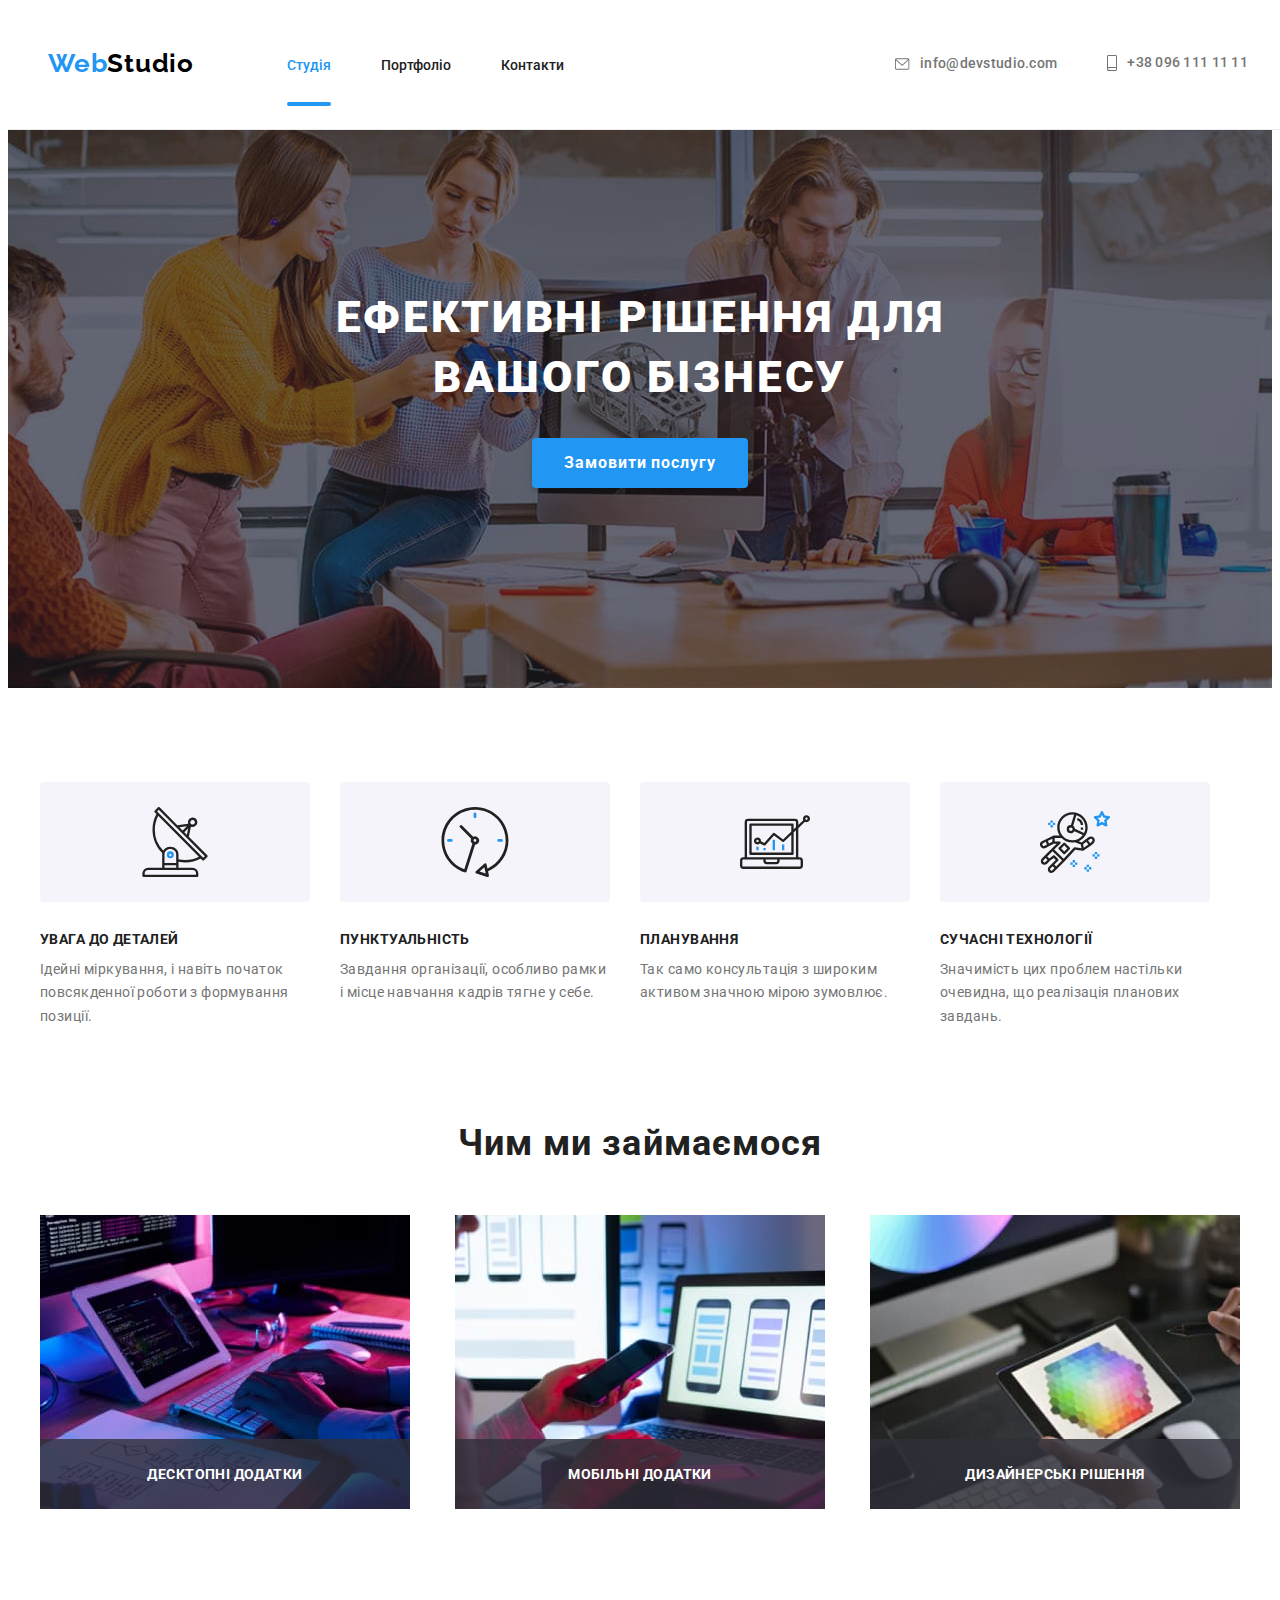
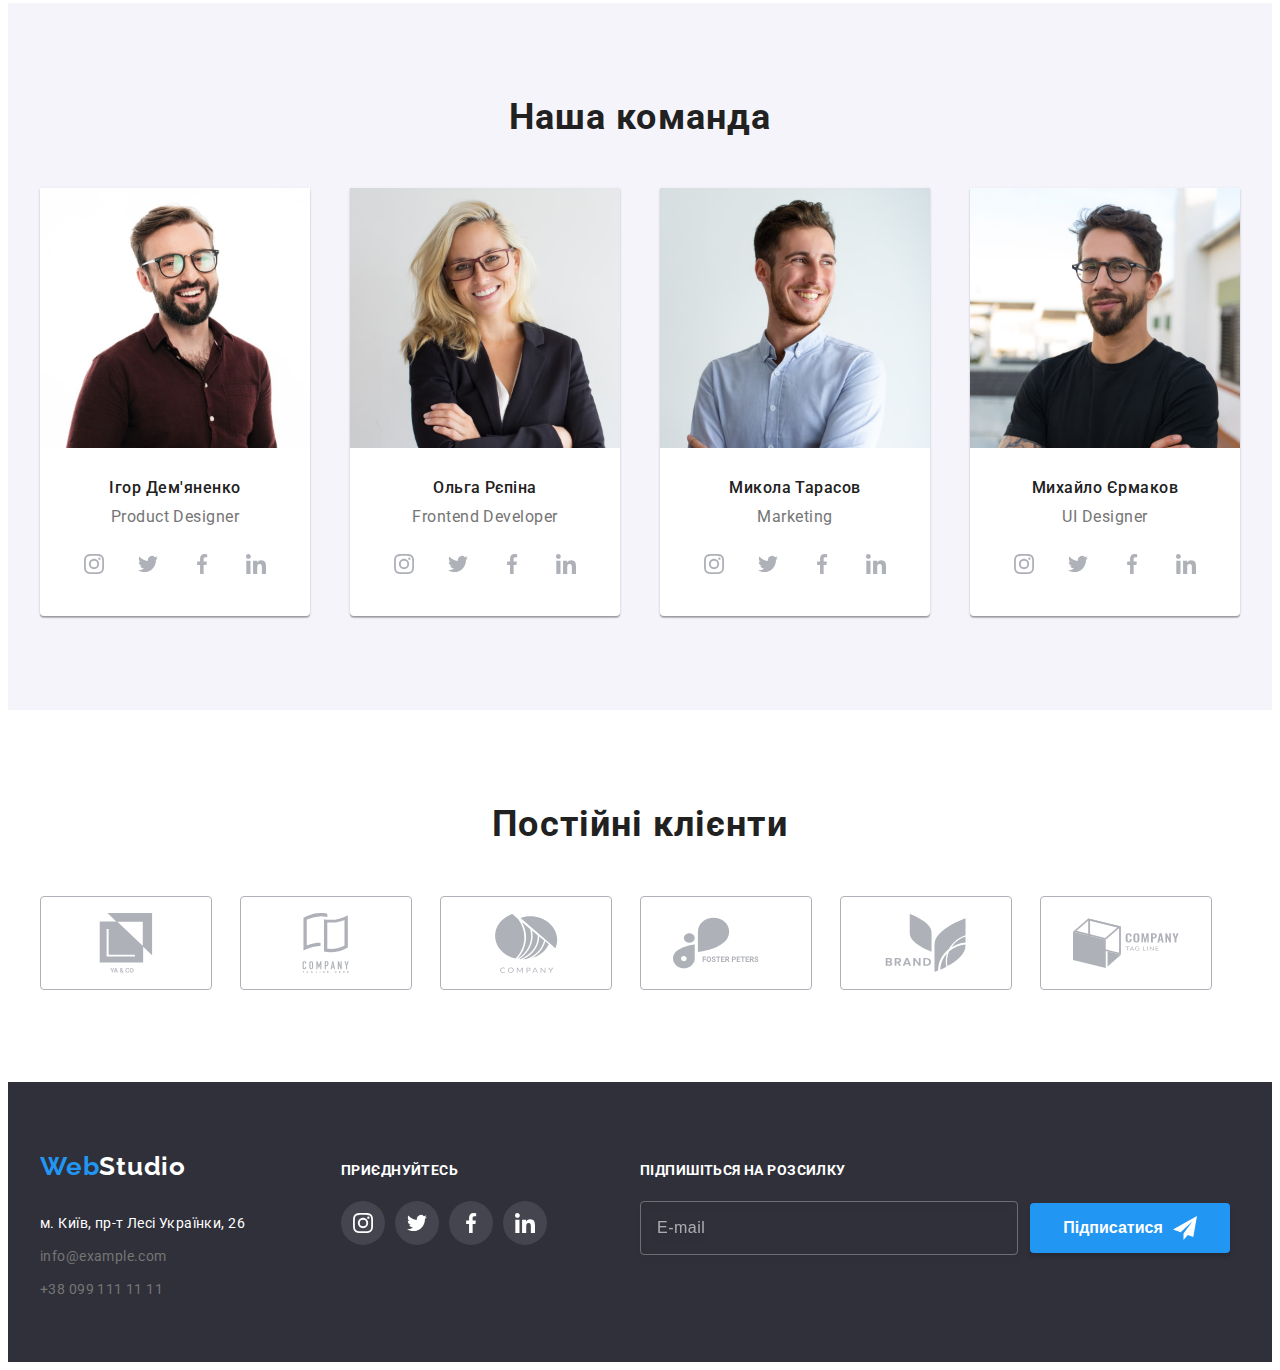
<file: index.html>
<!DOCTYPE html>
<html lang="uk">
  <head>
    <meta charset="UTF-8" />
    <meta http-equiv="X-UA-Compatible" content="IE=edge" />
    <meta name="viewport" content="width=device-width, initial-scale=1.0" />
    <title>Студія</title>
    <link rel="preconnect" href="https://fonts.googleapis.com" />
    <link rel="preconnect" href="https://fonts.gstatic.com" crossorigin />
    <link
      href="https://fonts.googleapis.com/css2?family=Raleway:wght@700&family=Roboto:wght@400;500;700;900&display=swap"
      rel="stylesheet"
    />
    <link
      rel="stylesheet"
      href="https://cdnjs.cloudflare.com/ajax/libs/modern-normalize/1.1.0/modern-normalize.min.css"
      integrity="sha512-wpPYUAdjBVSE4KJnH1VR1HeZfpl1ub8YT/NKx4PuQ5NmX2tKuGu6U/JRp5y+Y8XG2tV+wKQpNHVUX03MfMFn9Q=="
      crossorigin="anonymous"
      referrerpolicy="no-referrer"
    />
    <link href="./css/style.css" rel="stylesheet" />
  </head>
  <body>
    <header class="page-header">
      <div class="container flex-header">
        <nav class="nav">
          <a class="logo" href="./index.html"
            ><span class="web">Web</span>Studio</a
          >
          <ul class="nav-page list">
            <li class="nav-item">
              <a href="./index.html" class="nav-link current">Студія</a>
            </li>
            <li class="nav-item">
              <a href="./portfolio.html" class="nav-link">Портфоліо</a>
            </li>
            <li class="nav-item">
              <a href="./contacts.html" class="nav-link">Контакти</a>
            </li>
          </ul>
        </nav>
        <ul class="contact-header list">
          <li class="contact-item">
            <a
              href="mailto:info@devstudio.com"
              class="contact-header-link email"
            >
              <svg class="icon-contact" width="15.2" height="12px">
                <use href="./images/icons.svg#icon-envelope"></use>
              </svg>
              info@devstudio.com</a
            >
          </li>
          <li class="contact-item">
            <a href="tel:+380961111111" class="contact-header-link tel">
              <svg class="icon-contact" width="10px" height="16px">
                <use href="./images/icons.svg#icon-smartphone"></use>
              </svg>
              +38 096 111 11 11</a
            >
          </li>
        </ul>
      </div>
    </header>
    <!--Main-->
    <main>
      <section class="hero-section">
        <h1 class="hero-title">Ефективні рішення для вашого бізнесу</h1>
        <button type="button" class="btn" data-open-modal="">
          Замовити послугу
        </button>
      </section>
      <section class="section">
        <div class="container">
          <h2 class="visually-hidden">Особливості</h2>
          <ul class="flex-features list">
            <li class="item-features">
              <div class="icon-container">
                <svg class="icon-features" width="70px" height="70px">
                  <use href="./images/icons.svg#icon-antenna"></use>
                </svg>
              </div>
              <h3 class="subtitle">УВАГА ДО ДЕТАЛЕЙ</h3>
              <p class="descript">
                Ідейні міркування, і навіть початок повсякденної роботи з
                формування позиції.
              </p>
            </li>
            <li class="item-features">
              <div class="icon-container">
                <svg class="icon-features" width="70px" height="70px">
                  <use href="./images/icons.svg#icon-clock"></use>
                </svg>
              </div>
              <h3 class="subtitle">ПУНКТУАЛЬНІСТЬ</h3>
              <p class="descript">
                Завдання організації, особливо рамки і місце навчання кадрів
                тягне у себе.
              </p>
            </li>
            <li class="item-features">
              <div class="icon-container">
                <svg class="icon-features" width="70px" height="70px">
                  <use href="./images/icons.svg#icon-diagram"></use>
                </svg>
              </div>
              <h3 class="subtitle">ПЛАНУВАННЯ</h3>
              <p class="descript">
                Так само консультація з широким активом значною мірою зумовлює.
              </p>
            </li>
            <li class="item-features">
              <div class="icon-container">
                <svg class="icon-features" width="70px" height="70px">
                  <use href="./images/icons.svg#icon-astronaut"></use>
                </svg>
              </div>
              <h3 class="subtitle">СУЧАСНІ ТЕХНОЛОГІЇ</h3>
              <p class="descript">
                Значимість цих проблем настільки очевидна, що реалізація
                планових завдань.
              </p>
            </li>
          </ul>
        </div>
      </section>
      <section class="section work">
        <div class="container">
          <h2 class="title-work">Чим ми займаємося</h2>
          <ul class="flex-work">
            <li class="list">
              <div class="tumb">
                <img
                  src="./images/work/left.jpg"
                  alt="Робота за двома комп'ютерамии,один має великий єкран,а другий(планшет)лежить знизу,поряд клавіатура та вимкнений монітор ще одного комп'ютера"
                  width="370"
                  height="294"
                />
                <p class="work-label">Десктопні додатки</p>
              </div>
            </li>
            <li class="list">
              <div class="tumb">
                <img
                  src="./images/work/centr.jpg"
                  alt="Частково видно жінку, яка працює за ноутбуком, тримаючи в лівій руці смартфон.Зліва від неї знаходиться велий єкран для презентацій, на ньому зображено три єкрани смартфонів"
                  width="370"
                  height="294"
                />
                <p class="work-label">Мобільні додатки</p>
              </div>
            </li>
            <li class="list">
              <div class="tumb">
                <img
                  src="./images/work/right.jpg"
                  alt="Людина тримає у руках планшет, на ньму зображена палітра кольорів,у правій руці олівець дя пленшету"
                  width="370"
                  height="294"
                />
                <p class="work-label">Дизайнерські рішення</p>
              </div>
            </li>
          </ul>
        </div>
      </section>
      <section class="section team">
        <h2 class="title-team">Наша команда</h2>
        <div class="container">
          <ul class="flex-team">
            <li class="team-card list">
              <img
                src="./images/team/igor.jpg"
                alt="Чоловік років 30-35, темне волосся, борода, в окулярах,посміхається,одягнений в коричневу сорочку"
                width="270"
              />
              <div class="team-cont">
                <h3 class="name">Ігор Дем'яненко</h3>
                <p class="prof" lang="en">Product Designer</p>
                <ul class="network list">
                  <li>
                    <a
                      class="icon-network-link"
                      href="https://www.instagram.com/"
                      target="_blank"
                      rel="noopener nofollow noreferrer"
                    >
                      <svg class="icon-network" width="20px" height="20px">
                        <use href="./images/icons.svg#icon-instagram"></use>
                      </svg>
                    </a>
                  </li>
                  <li>
                    <a
                      class="icon-network-link"
                      href="https://twitter.com"
                      target="_blank"
                      rel="noopener nofollow noreferrer"
                    >
                      <svg class="icon-network" width="20px" height="20px">
                        <use href="./images/icons.svg#icon-twitter"></use>
                      </svg>
                    </a>
                  </li>
                  <li>
                    <a
                      class="icon-network-link"
                      href="https://www.facebook.com/"
                      target="_blank"
                      rel="noopener nofollow noreferrer"
                    >
                      <svg class="icon-network" width="20px" height="20px">
                        <use href="./images/icons.svg#icon-facebook"></use>
                      </svg>
                    </a>
                  </li>
                  <li>
                    <a
                      class="icon-network-link"
                      href="https://www.linkedin.com/"
                      target="_blank"
                      rel="noopener nofollow noreferrer"
                    >
                      <svg class="icon-network" width="20px" height="20px">
                        <use href="./images/icons.svg#icon-linkedin"></use>
                      </svg>
                    </a>
                  </li>
                </ul>
              </div>
            </li>
            <li class="team-card list">
              <img
                src="./images/team/olga.jpg"
                alt="Жінка,років 25-30,блондинка,довге волосся,в окулярах, одягнута в чорний піджак та білу сорочку"
                width="270"
              />
              <div class="team-cont">
                <h3 class="name">Ольга Рєпіна</h3>
                <p class="prof" lang="en">Frontend Developer</p>
                <ul class="network list">
                  <li>
                    <a
                      class="icon-network-link"
                      href="https://www.instagram.com/"
                      target="_blank"
                      rel="noopener nofollow noreferrer"
                    >
                      <svg class="icon-network" width="20px" height="20px">
                        <use href="./images/icons.svg#icon-instagram"></use>
                      </svg>
                    </a>
                  </li>
                  <li>
                    <a
                      class="icon-network-link"
                      href="https://twitter.com"
                      target="_blank"
                      rel="noopener nofollow noreferrer"
                    >
                      <svg class="icon-network" width="20px" height="20px">
                        <use href="./images/icons.svg#icon-twitter"></use>
                      </svg>
                    </a>
                  </li>
                  <li>
                    <a
                      class="icon-network-link"
                      href="https://www.facebook.com/"
                      target="_blank"
                      rel="noopener nofollow noreferrer"
                    >
                      <svg class="icon-network" width="20px" height="20px">
                        <use href="./images/icons.svg#icon-facebook"></use>
                      </svg>
                    </a>
                  </li>
                  <li>
                    <a
                      class="icon-network-link"
                      href="https://www.linkedin.com/"
                      target="_blank"
                      rel="noopener nofollow noreferrer"
                    >
                      <svg class="icon-network" width="20px" height="20px">
                        <use href="./images/icons.svg#icon-linkedin"></use>
                      </svg>
                    </a>
                  </li>
                </ul>
              </div>
            </li>
            <li class="team-card list">
              <img
                src="./images/team/mikola.jpg"
                alt="Чоловік,років 25-30,темне коротке волосся,одягнений у світлу сорочку"
                width="270"
              />
              <div class="team-cont">
                <h3 class="name">Микола Тарасов</h3>
                <p class="prof" lang="en">Marketing</p>
                <ul class="network list">
                  <li>
                    <a
                      class="icon-network-link"
                      href="https://www.instagram.com/"
                      target="_blank"
                      rel="noopener nofollow noreferrer"
                    >
                      <svg class="icon-network" width="20px" height="20px">
                        <use href="./images/icons.svg#icon-instagram"></use>
                      </svg>
                    </a>
                  </li>
                  <li>
                    <a
                      class="icon-network-link"
                      href="https://twitter.com"
                      target="_blank"
                      rel="noopener nofollow noreferrer"
                    >
                      <svg class="icon-network" width="20px" height="20px">
                        <use href="./images/icons.svg#icon-twitter"></use>
                      </svg>
                    </a>
                  </li>
                  <li>
                    <a
                      class="icon-network-link"
                      href="https://www.facebook.com/"
                      target="_blank"
                      rel="noopener nofollow noreferrer"
                    >
                      <svg class="icon-network" width="20px" height="20px">
                        <use href="./images/icons.svg#icon-facebook"></use>
                      </svg>
                    </a>
                  </li>
                  <li>
                    <a
                      class="icon-network-link"
                      href="https://www.linkedin.com/"
                      target="_blank"
                      rel="noopener nofollow noreferrer"
                    >
                      <svg class="icon-network" width="20px" height="20px">
                        <use href="./images/icons.svg#icon-linkedin"></use>
                      </svg>
                    </a>
                  </li>
                </ul>
              </div>
            </li>
            <li class="team-card list">
              <img
                src="./images/team/michael.jpg"
                alt="Чоловік,років 30, одягнений у чорну футболку,в окулярах"
                width="270"
              />
              <div class="team-cont">
                <h3 class="name">Михайло Єрмаков</h3>
                <p class="prof" lang="en">UI Designer</p>
                <ul class="network list">
                  <li>
                    <a
                      class="icon-network-link"
                      href="https://www.instagram.com/"
                      target="_blank"
                      rel="noopener nofollow noreferrer"
                    >
                      <svg class="icon-network" width="20px" height="20px">
                        <use href="./images/icons.svg#icon-instagram"></use>
                      </svg>
                    </a>
                  </li>
                  <li>
                    <a
                      class="icon-network-link"
                      href="https://twitter.com"
                      target="_blank"
                      rel="noopener nofollow noreferrer"
                    >
                      <svg class="icon-network" width="20px" height="20px">
                        <use href="./images/icons.svg#icon-twitter"></use>
                      </svg>
                    </a>
                  </li>
                  <li>
                    <a
                      class="icon-network-link"
                      href="https://www.facebook.com/"
                      target="_blank"
                      rel="noopener nofollow noreferrer"
                    >
                      <svg class="icon-network" width="20px" height="20px">
                        <use href="./images/icons.svg#icon-facebook"></use>
                      </svg>
                    </a>
                  </li>
                  <li>
                    <a
                      class="icon-network-link"
                      href="https://www.linkedin.com/"
                      target="_blank"
                      rel="noopener nofollow noreferrer"
                    >
                      <svg class="icon-network" width="20px" height="20px">
                        <use href="./images/icons.svg#icon-linkedin"></use>
                      </svg>
                    </a>
                  </li>
                </ul>
              </div>
            </li>
          </ul>
        </div>
      </section>
      <section class="section">
        <div class="container">
          <h2 class="title-client">Постійні клієнти</h2>
          <ul class="clients list">
            <li class="icon-client-item">
              <a
                href=""
                class="icon-client-link"
                target="_blank"
                rel="noopener noreferrer nofollow"
              >
                <svg class="icon-client" width="106" height="60">
                  <use href="./images/icons.svg#icon-YACO"></use>
                </svg>
              </a>
            </li>
            <li class="icon-client-item">
              <a
                href=""
                class="icon-client-link"
                target="_blank"
                rel="noopener noreferrer nofollow"
              >
                <svg class="icon-client" width="106" height="60">
                  <use
                    href="./images/icons.svg#icon-company-tagline-here"
                  ></use>
                </svg>
              </a>
            </li>
            <li class="icon-client-item">
              <a
                href=""
                class="icon-client-link"
                target="_blank"
                rel="noopener noreferrer nofollow"
              >
                <svg class="icon-client" width="106" height="60">
                  <use href="./images/icons.svg#icon-company"></use>
                </svg>
              </a>
            </li>
            <li class="icon-client-item">
              <a
                href=""
                class="icon-client-link"
                target="_blank"
                rel="noopener noreferrer nofollow"
              >
                <svg class="icon-client" width="106" height="60">
                  <use href="./images/icons.svg#icon-foster-peters"></use>
                </svg>
              </a>
            </li>
            <li class="icon-client-item">
              <a
                href=""
                class="icon-client-link"
                target="_blank"
                rel="noopener noreferrer nofollow"
              >
                <svg class="icon-client" width="106" height="60">
                  <use href="./images/icons.svg#icon-brand"></use>
                </svg>
              </a>
            </li>
            <li class="icon-client-item">
              <a
                href=""
                class="icon-client-link"
                target="_blank"
                rel="noopener noreferrer nofollow"
              >
                <svg class="icon-client" width="106" height="60">
                  <use href="./images/icons.svg#icon-tag-line"></use>
                </svg>
              </a>
            </li>
          </ul>
        </div>
      </section>
    </main>
    <!--Footer-->
    <footer class="footer">
      <div class="container flex-footer">
        <div class="address-box">
          <a class="logo white" href="./index.html"
            ><span class="web">Web</span>Studio</a
          >
          <address class="address">
            <ul class="contact-footer list">
              <li>
                <a
                  href="https://goo.gl/maps/6nsa5F7GKTP2XK6V9"
                  class="contact-footer-link map-link"
                  target="_blank"
                  rel="noopener noreferrer"
                >
                  м. Київ, пр-т Лесі Українки, 26</a
                >
              </li>
              <li class="footer-email-item">
                <a href="mailto:info@example.com" class="contact-footer-link"
                  >info@example.com</a
                >
              </li>
              <li class="footer-tel-item">
                <a href="tel:+380991111111" class="contact-footer-link"
                  >+38 099 111 11 11</a
                >
              </li>
            </ul>
          </address>
        </div>
        <div class="social-box">
          <h2 class="title-social">приєднуйтесь</h2>
          <ul class="social list">
            <li class="social-item">
              <a
                class="social-link"
                href="https://www.instagram.com/"
                target="_blank"
                rel="noopener nofollow noreferrer"
              >
                <svg class="icon-social" width="20px" height="20px">
                  <use href="./images/icons.svg#icon-instagram"></use>
                </svg>
              </a>
            </li>
            <li class="social-item">
              <a
                class="social-link"
                href="https://twitter.com"
                target="_blank"
                rel="noopener nofollow noreferrer"
              >
                <svg class="icon-social" width="20px" height="20px">
                  <use href="./images/icons.svg#icon-twitter"></use>
                </svg>
              </a>
            </li>
            <li class="social-item">
              <a
                class="social-link"
                href="https://www.facebook.com/"
                target="_blank"
                rel="noopener nofollow noreferrer"
              >
                <svg class="icon-social" width="20px" height="20px">
                  <use href="./images/icons.svg#icon-facebook"></use>
                </svg>
              </a>
            </li>
            <li class="social-item">
              <a
                class="social-link"
                href="https://www.linkedin.com/"
                target="_blank"
                rel="noopener nofollow noreferrer"
              >
                <svg class="icon-social" width="20px" height="20px">
                  <use href="./images/icons.svg#icon-linkedin"></use>
                </svg>
              </a>
            </li>
          </ul>
        </div>
        <div class="subscribe-box">
          <h2 class="title-subscribe">Підпишіться на розсилку</h2>
          <form class="form-footer js-speaker-form">
            <div class="field-footer">
              <input 
                type="email"
                name="email"
                placeholder="E-mail"
                required
                class="subscribe-email"
                autocomplete="off"
              />
            </div>
            <button class="btn-subscribe">
              Підписатися
              <svg class="icon-subscribe" width="24px" height="24px">
                <use href="./images/icons.svg#icon-telegram"></use>
              </svg>
            </button>
          </form>
        </div>
      </div>
    </footer>
    <div class="backdrop is-hidden" data-backdrop>
      <div class="modal">
        <button type="button" class="modal-close" data-close-modal>
          <svg class="icon-close" width="11" height="11">
            <use href="./images/icons.svg#icon-close"></use>
          </svg>
        </button>
        <h2 class="title-modal">Залиште свої дані, ми вам передзвонимо</h2>
        <form class="form-modal js-speaker-form" autocomplete="off">
          <ul class="form-fieldset list">
            <li class="form-field">
              <label for="name" class="form-label">Ім'я</label>
              <div class="icon-position">
                <input
                  type="text"
                  name="user-name"
                  id="name"
                  class="form-input"
                  required
                />
                <svg class="icon-form" width="18px" height="18px">
                  <use href="./images/icons.svg#icon-person"></use>
                </svg>
              </div>
            </li>
            <li class="form-field">
              <label for="tel" class="form-label">Телефон</label>
              <div class="icon-position">
                <input
                  type="tel"
                  name="user-tel"
                  id="tel"
                  class="form-input"
                  required
                />
                <svg class="icon-form" width="18px" height="18px">
                  <use href="./images/icons.svg#icon-tel"></use>
                </svg>
              </div>
            </li>
            <li class="form-field">
              <label for="user-email" class="form-label">Пошта</label>
              <div class="icon-position">
                <input
                  type="email"
                  name="user-email"
                  id="user-email"
                  class="form-input"
                  required
                />
                <svg class="icon-form" width="18px" height="18px">
                  <use href="./images/icons.svg#icon-convert"></use>
                </svg>
              </div>
            </li>
            <li class="form-field">
              <label for="comment" class="form-label">Коментар</label>
              <textarea
                name="user-comment"
                id="comment"
                class="form-textarea"
                placeholder="Введіть текст"
              ></textarea>
            </li>
          </ul>
          <div class="form-checkbox">
            <label class="label-checkbox">
              <input
                class="input-checkbox"
                type="checkbox"
                name="user-agree"
                value="true"
                required
              />
              <svg class="icon-checkbox" width="15px" height="15px">
                <use href="./images/icons.svg#icon-check"></use>
              </svg>
              Погоджуюся з розсилкою та приймаю
            </label>
            <a
              href="/"
              class="label-link"
              target="_blank"
              rel="noopener nofollow"
              >Умови договору</a
            >
          </div>
          <button type="submit" class="btn-send">Відправити</button>
        </form>
      </div>
    </div>

    <script src="./js/modal.js"></script>
    <script>
      (() => {
        document
          .querySelector(".js-speaker-form")
          .addEventListener("submit", (e) => {
            e.preventDefault();

            new FormData(e.currentTarget).forEach((value, name) =>
              console.log(`${name}: ${value}`)
            );
          });
      })();
    </script>
  </body>
</html>
<!-- <svg class="icon-check" width="16px" height="15px">
                <use href="./images/icons.svg#icon-check"></use>
              </svg> -->
</file>
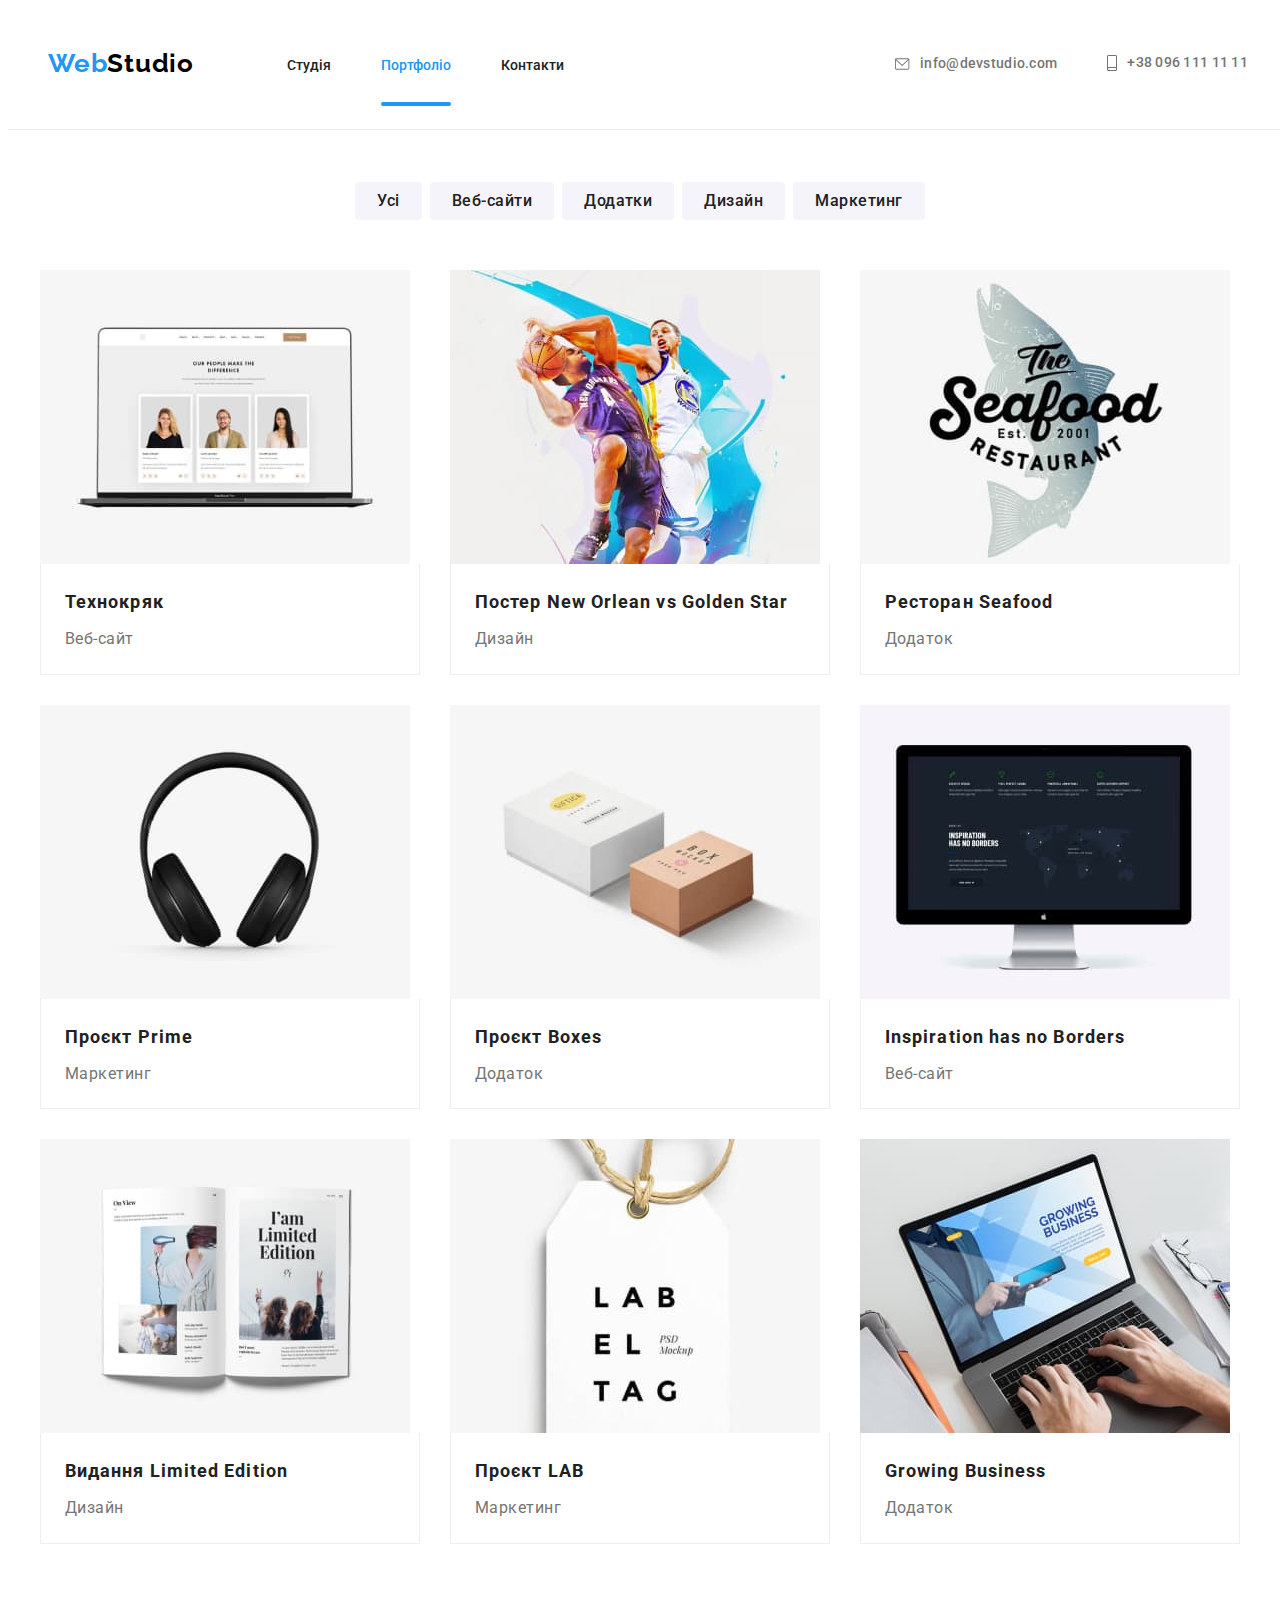
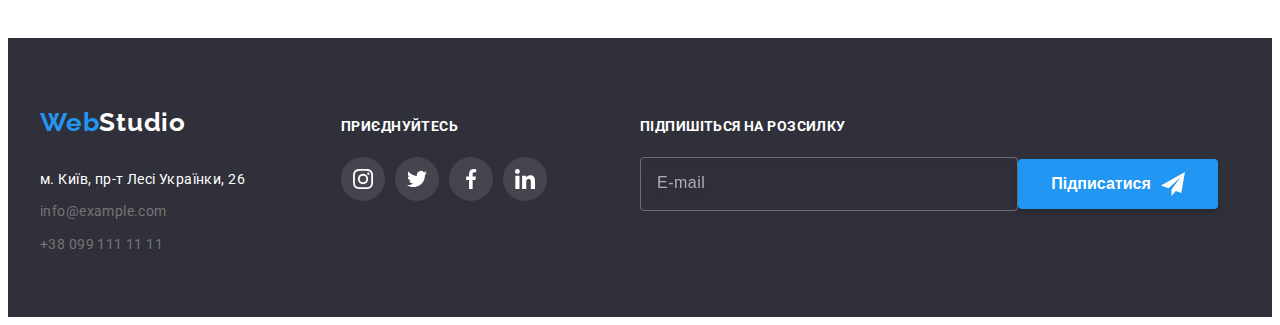
<file: portfolio.html>
<!DOCTYPE html>
<html lang="uk">
  <head>
    <meta charset="UTF-8" />
    <meta http-equiv="X-UA-Compatible" content="IE=edge" />
    <meta name="viewport" content="width=device-width, initial-scale=1.0" />
    <title>Портфоліо</title>
    <link rel="preconnect" href="https://fonts.googleapis.com" />
    <link rel="preconnect" href="https://fonts.gstatic.com" crossorigin />
    <link
      href="https://fonts.googleapis.com/css2?family=Raleway:wght@700&family=Roboto:wght@400;500;700;900&display=swap"
      rel="stylesheet"
    />
    <link
      rel="stylesheet"
      href="https://cdnjs.cloudflare.com/ajax/libs/modern-normalize/1.1.0/modern-normalize.min.css"
      integrity="sha512-wpPYUAdjBVSE4KJnH1VR1HeZfpl1ub8YT/NKx4PuQ5NmX2tKuGu6U/JRp5y+Y8XG2tV+wKQpNHVUX03MfMFn9Q=="
      crossorigin="anonymous"
      referrerpolicy="no-referrer"
    />
    <link href="./css/style.css" rel="stylesheet" />
  </head>
  <body>
    <header class="page-header">
      <div class="container flex-header">
        <nav class="nav">
          <a class="logo" href="./index.html"><span class="web">Web</span>Studio</a>
          <ul class="nav-page list">
            <li class="nav-item">
              <a href="./index.html" class="nav-link ">Студія</a>
            </li>
            <li class="nav-item">
              <a href="./portfolio.html" class="nav-link current">Портфоліо</a>
            </li>
            <li class="nav-item">
              <a href="./contacts.html" class="nav-link">Контакти</a>
            </li>
          </ul>
        </nav>
        <ul class="contact-header list">
          <li class="contact-item">
            <a href="mailto:info@devstudio.com" class="contact-header-link email">
              <svg class="icon-contact" width="15.2" height="12px">
                <use href="./images/icons.svg#icon-envelope"></use>
              </svg>
              info@devstudio.com</a>
          </li>
          <li class="contact-item">
            <a href="tel:+380961111111" class="contact-header-link tel">
              <svg class="icon-contact" width="10px" height="16px">
                <use href="./images/icons.svg#icon-smartphone"></use>
              </svg>
              +38 096 111 11 11</a>
          </li>
        </ul>
      </div>
    </header>
    <!--Main-->
    <main>
      <section class="section">
        <div class="container">
          <h1 class="visually-hidden">Projects</h1>
          <ul class="filter list">
            <li class="filter-item">
              <button type="button" class="filter-btn">Усі</button>
            </li>
            <li class="filter-item">
              <button type="button" class="filter-btn">Веб-сайти</button>
            </li>
            <li class="filter-item">
              <button type="button" class="filter-btn">Додатки</button>
            </li>
            <li class="filter-item">
              <button type="button" class="filter-btn">Дизайн</button>
            </li>
            <li class="filter-item">
              <button type="button" class="filter-btn">Маркетинг</button>
            </li>
          </ul>
          <!-- select -->
          <ul class="projects list">
            <li class="project-card">
              <a class="project-link" href="">
                <div class="tumb">
                  <img
                    src="./images/portfolio/techno.jpg"
                    alt="Website on laptop"
                    width="370"
                    height="294"
                  />
                  <p class="overlay-desc">
                    Ресурс пропонує комплексні пропозиції з різним рівнем
                    функціоналу та сервісів. Все це дозволить відвідувачу
                    отримати вичерпні відомості про компанію чи приватну особу.
                  </p>
                </div>
                <div class="project-container">
                  <h2 class="project-title">Технокряк</h2>
                  <p class="project-label">Веб-сайт</p>
                </div>
              </a>
            </li>
            <li class="project-card">
              <a class="project-link" href="">
                <div class="tumb">
                  <img
                    src="./images/portfolio/neworlean.jpg"
                    alt="two basketball players"
                    width="370"
                    height="294"
                  />
                  <p class="overlay-desc">
                    Ресурс пропонує комплексні пропозиції з різним рівнем
                    функціоналу та сервісів. Все це дозволить відвідувачу
                    отримати вичерпні відомості про компанію чи приватну особу.
                  </p>
                </div>
                <div class="project-container">
                  <h2 class="project-title">
                    Постер New Orlean vs Golden Star
                  </h2>
                  <p class="project-label">Дизайн</p>
                </div>
              </a>
            </li>
            <li class="project-card">
              <a class="project-link" href="">
                <div class="tumb">
                  <img
                    src="./images/portfolio/restoran.jpg"
                    alt="seafood restaurant logo"
                    width="370"
                    height="294"
                  />
                  <p class="overlay-desc">
                    Ресурс пропонує комплексні пропозиції з різним рівнем
                    функціоналу та сервісів. Все це дозволить відвідувачу
                    отримати вичерпні відомості про компанію чи приватну особу.
                  </p>
                </div>
                <div class="project-container">
                  <h2 class="project-title">Ресторан Seafood</h2>
                  <p class="project-label">Додаток</p>
                </div>
              </a>
            </li>
            <li class="project-card">
              <a class="project-link" href="">
                <div class="tumb">
                  <img
                    src="./images/portfolio/prime.jpg"
                    alt="computer headphones"
                    width="370"
                    height="294"
                  />
                  <p class="overlay-desc">
                    Ресурс пропонує комплексні пропозиції з різним рівнем
                    функціоналу та сервісів. Все це дозволить відвідувачу
                    отримати вичерпні відомості про компанію чи приватну особу.
                  </p>
                </div>
                <div class="project-container">
                  <h2 class="project-title">Проєкт Prime</h2>
                  <p class="project-label">Маркетинг</p>
                </div>
              </a>
            </li>
            <li class="project-card">
              <a class="project-link" href="">
                <div class="tumb">
                  <img
                    src="./images/portfolio/boxes.jpg"
                    alt="one white box and one brown box"
                    width="370"
                    height="294"
                  />
                  <p class="overlay-desc">
                    Ресурс пропонує комплексні пропозиції з різним рівнем
                    функціоналу та сервісів. Все це дозволить відвідувачу
                    отримати вичерпні відомості про компанію чи приватну особу.
                  </p>
                </div>
                <div class="project-container">
                  <h2 class="project-title">Проєкт Boxes</h2>
                  <p class="project-label">Додаток</p>
                </div>
              </a>
            </li>
            <li class="project-card">
              <a class="project-link" href="">
                <div class="tumb">
                  <img
                    src="./images/portfolio/border.jpg"
                    alt="website on imac"
                    width="370"
                    height="294"
                  />
                  <p class="overlay-desc">
                    Ресурс пропонує комплексні пропозиції з різним рівнем
                    функціоналу та сервісів. Все це дозволить відвідувачу
                    отримати вичерпні відомості про компанію чи приватну особу.
                  </p>
                </div>
                <div class="project-container">
                  <h2 class="project-title">Inspiration has no Borders</h2>
                  <p class="project-label">Веб-сайт</p>
                </div>
              </a>
            </li>
            <li class="project-card">
              <a class="project-link" href="">
                <div class="tumb">
                  <img
                    src="./images/portfolio/limited.jpg"
                    alt="pages from book"
                    width="370"
                    height="294"
                  />
                  <p class="overlay-desc">
                    Ресурс пропонує комплексні пропозиції з різним рівнем
                    функціоналу та сервісів. Все це дозволить відвідувачу
                    отримати вичерпні відомості про компанію чи приватну особу.
                  </p>
                </div>
                <div class="project-container">
                  <h2 class="project-title">Видання Limited Edition</h2>
                  <p class="project-label">Дизайн</p>
                </div>
              </a>
            </li>
            <li class="project-card">
              <a class="project-link" href="">
                <div class="tumb">
                  <img
                    src="./images/portfolio/lab.jpg"
                    alt="label teg"
                    width="370"
                    height="294"
                  />
                  <p class="overlay-desc">
                    Ресурс пропонує комплексні пропозиції з різним рівнем
                    функціоналу та сервісів. Все це дозволить відвідувачу
                    отримати вичерпні відомості про компанію чи приватну особу.
                  </p>
                </div>
                <div class="project-container">
                  <h2 class="project-title">Проєкт LAB</h2>
                  <p class="project-label">Маркетинг</p>
                </div>
              </a>
            </li>
            <li class="project-card">
              <a class="project-link" href="">
                <div class="tumb">
                  <img
                    src="./images/portfolio/business.jpg"
                    alt="print on laptop"
                    width="370"
                    height="294"
                  />
                  <p class="overlay-desc">
                    Ресурс пропонує комплексні пропозиції з різним рівнем
                    функціоналу та сервісів. Все це дозволить відвідувачу
                    отримати вичерпні відомості про компанію чи приватну особу.
                  </p>
                </div>
                <div class="project-container">
                  <h2 class="project-title">Growing Business</h2>
                  <p class="project-label">Додаток</p>
                </div>
              </a>
            </li>
          </ul>
        </div>
      </section>
    </main>
    <!--Footer-->
    <footer class="footer">
      <div class="container flex-footer">
        <div class="address-box">
          <a class="logo white" href="./index.html"
            ><span class="web">Web</span>Studio</a
          >
          <address class="address">
            <ul class="contact-footer list">
              <li>
                <a
                  href="https://goo.gl/maps/6nsa5F7GKTP2XK6V9"
                  class="contact-footer-link map-link"
                  target="_blank"
                  rel="noopener noreferrer"
                >
                  м. Київ, пр-т Лесі Українки, 26</a
                >
              </li>
              <li class="footer-email-item">
                <a href="mailto:info@example.com" class="contact-footer-link"
                  >info@example.com</a
                >
              </li>
              <li class="footer-tel-item">
                <a href="tel:+380991111111" class="contact-footer-link"
                  >+38 099 111 11 11</a
                >
              </li>
            </ul>
          </address>
        </div>
        <div class="social-box">
          <h2 class="title-social">приєднуйтесь</h2>
          <ul class="social list">
            <li class="social-item">
              <a
                class="social-link"
                href="https://www.instagram.com/"
                target="_blank"
                rel="noopener nofollow noreferrer"
              >
                <svg class="icon-social" width="20px" height="20px">
                  <use href="./images/icons.svg#icon-instagram"></use>
                </svg>
              </a>
            </li>
            <li class="social-item">
              <a
                class="social-link"
                href="https://twitter.com"
                target="_blank"
                rel="noopener nofollow noreferrer"
              >
                <svg class="icon-social" width="20px" height="20px">
                  <use href="./images/icons.svg#icon-twitter"></use>
                </svg>
              </a>
            </li>
            <li class="social-item">
              <a
                class="social-link"
                href="https://www.facebook.com/"
                target="_blank"
                rel="noopener nofollow noreferrer"
              >
                <svg class="icon-social" width="20px" height="20px">
                  <use href="./images/icons.svg#icon-facebook"></use>
                </svg>
              </a>
            </li>
            <li class="social-item">
              <a
                class="social-link"
                href="https://www.linkedin.com/"
                target="_blank"
                rel="noopener nofollow noreferrer"
              >
                <svg class="icon-social" width="20px" height="20px">
                  <use href="./images/icons.svg#icon-linkedin"></use>
                </svg>
              </a>
            </li>
          </ul>
        </div>
        <div class="subscribe-box">
          <h2 class="title-subscribe">Підпишіться на розсилку</h2>
          <form class="form-footer js-speaker-form">
            <div class="form-footer-field">
              <input
                type="email"
                name="email"
                placeholder="E-mail"
                required
                class="subscribe-email"
              />
            </div>
            <button class="btn-subscribe">
              Підписатися
              <svg class="icon-subscribe" width="24px" height="24px">
                <use href="./images/icons.svg#icon-telegram"></use>
              </svg>
            </button>
          </form>
        </div>
      </div>
    </footer>
  </body>
</html>
</file>
<file: css/style.css>
/**
  |============================
  | Global settings 
  |============================
*/

:root {
  /* header Height */
  --header-height: 80px;

  /* Шрифты */
  --font-logo-raleway: "Raleway", sans-serif;
  --font-main: "Roboto", sans-serif;

  /* Сетка */
  --items: 3;
  --indent: 30px;

  /* Text Color */
  --main-color-text: #757575;
  --titel-color-text: #212121;
  --white-color: #ffffff;
  --logo-black-text: #000000;
  --logo-blue-text: #2196f3;

  /* interactive Colors */
  --bgd-accent-color: #2f303a;
  --activ-color-blue: #2196f3;
  --bgd-button-filter: #f5f4fa;

  /* icon color */
  --icon-main-color: #afb1b8;

  /* border */
  --border-card-portfolio: #eeeeee;

  /* Анимации */
  --timing-fucnction: cubic-bezier(0.4, 0, 0.2, 1);
}

/**
  |============================
  | Стандартные стили
  |============================
*/

body {
  color: var(--main-color-text);
  font-family: var(--font-main);
  padding-top: var(--header-height);
}

h1,
h2,
h3,
h4,
h5,
h5,
p,
ul {
  margin: 0;
  padding: 0;
}

img {
  display: block;
  max-width: 100%;
  height: auto;
}

.visually-hidden {
  position: absolute;
  white-space: nowrap;
  width: 1px;
  height: 1px;
  overflow: hidden;
  border: 0;
  padding: 0;
  clip: rect(0 0 0 0);
  clip-path: inset(50%);
  margin: -1px;
}

.list {
  list-style: none;
}

.container {
  width: 1200px;
  margin: 0 auto;
  padding-left: 15px;
  padding-right: 15px;
}

.section {
  padding-top: 94px;
  padding-bottom: 94px;
}
/* hover focus tab */

.nav-link:hover,
.nav-link:focus,
.contact-header-link:hover,
.contact-header-link:focus,
.contact-footer-link:hover,
.contact-footer-link:focus {
  color: var(--activ-color-blue);
}


/**
  |============================
  | header 
  |============================
*/
.page-header {
  position: fixed;
  top: 0;
  width: 100%;
  display: flex;
  align-items: center;
  color: var(--white-color);
  background-color: var(--white-color);
  border-bottom: 1px solid #ececec;

  /* чтобы перекрывать img в разделе work */
  z-index: 2;
}

/* logotype */
.logo {
  font-family: var(--font-logo-raleway);

  color: var(--logo-black-text);
  letter-spacing: 0.03em;
  font-weight: 700;
  font-size: 26px;
  line-height: 1.92;

  text-decoration: none;
}

.logo.white {
  color: var(--white-color);
  margin-bottom: 20px;
}

.web {
  color: var(--logo-blue-text);
}

/*  Navigation */
.flex-header {
  display: flex;
  align-content: center;
}

.nav {
  display: flex;
  align-items: center;
  height: 80px;
  padding-top: 24px;
  padding-bottom: 25px;
}

.nav-page {
  display: flex;
  margin-left: 93px;
  align-items: center;
}

.nav-item:not(:first-child) {
  margin-left: 50px;
}

.nav-link {
  text-decoration: none;
  font-weight: 500;

  color: var(--titel-color-text);
  font-size: 14px;
  line-height: 1.14;

  transition-property: color;
  transition-duration: 250ms;
  transition-timing-function: var(--timing-fucnction);
}

.current {
  position: relative;
  color: var(--activ-color-blue);
}

.current::after {
  content: "";
  display: block;
  width: 100%;
  height: 4px;
  position: absolute;
  left: 0;
  top: 45px;

  background-color: var(--activ-color-blue);
  border-radius: 2px;
}

/* .nav-link, */
.contact-header-link {
  letter-spacing: 0.02em;
}

/* TOP Contacts */
.contact-header {
  display: flex;
  margin-left: auto;
  align-items: center;
}

.contact-item:not(:first-child) {
  margin-left: 50px;
}

.contact-header-link {
  display: inline-flex;
  align-items: center;

  color: var(--main-color-text);
  font-weight: 500;
  font-size: 14px;
  line-height: 1.14;

  text-decoration: none;
  transition-property: color;
  transition-duration: 250ms;
  transition-timing-function: var(--timing-fucnction);
}

.icon-contact {
  margin-right: 10px;
  fill: currentColor;
}

/**
  |============================
  | Footer
  |============================
*/

.footer {
  padding-top: 60px;
  padding-bottom: 60px;

  background-color: var(--bgd-accent-color);
  font-weight: 400;
  font-size: 14px;
  line-height: 1.7;
}

.address-box {
  width: 231px;
}

.flex-footer {
  display: flex;
  align-items: baseline;
}

.address {
  font-style: normal;
  margin-top: 20px;
}

.contact-footer-link {
  color: var(--main-color-text);
  font-size: 14px;
  line-height: 1.14;
  letter-spacing: 0.03em;
  text-decoration: none;

  transition-property: color;
  transition-duration: 250ms;
  transition-timing-function: var(--timing-fucnction);
}

.map-link {
  color: var(--white-color);
}

.footer-email-item,
.footer-tel-item {
  margin-top: 9px;
}

.title-social,
.title-subscribe {
  font-weight: 700;
  font-size: 14px;
  line-height: 1.42;
  letter-spacing: 0.03em;
  text-transform: uppercase;
  margin-bottom: 20px;

  color: var(--white-color);
}
.social-box {
  align-items: baseline;
  margin-left: 70px;
}

.social {
  display: flex;
}

.social-item + .social-item {
  margin-left: 10px;
}
.social-link {
  display: inline-flex;
  justify-content: center;
  align-items: center;
  width: 44px;
  height: 44px;
  border-radius: 50%;

  color: var(--white-color);
  background-color: rgba(255, 255, 255, 0.1);

  transition: color 250ms var(--timing-fucnction),
    background-color 250ms var(--timing-fucnction);
}

.social-link:hover,
.social-link:focus {
  color: var(--white-color);
  background-color: var(--activ-color-blue);
}
.icon-social {
  fill: currentColor;
}

/* Subscribe */

.subscribe-box {
  margin-left: 93px;
}

.form-footer {
  display: flex;
  align-items: center;
}

.field-footer {
  margin-right: 12px;
}

.subscribe-email {
  width: 358px;
  height: 50px;
  padding-left: 16px;

  border: 1px solid rgba(255, 255, 255, 0.3);
  filter: drop-shadow(0px 4px 4px rgba(0, 0, 0, 0.15));
  border-radius: 4px;
  background-color: transparent;
  color: var(--white-color);
}

.subscribe-email::placeholder {
  font-size: 16px;
  line-height: 1.25;
  color: rgba(255, 255, 255, 0.6);
  letter-spacing: 0.03em;
}

.subscribe-email:focus {
  outline: 1px solid var(--activ-color-blue);
}

.btn-subscribe {
  display: flex;
  justify-content: center;
  align-items: center;
  min-width: 200px;
  padding: 10px 28px;
  height: 50px;

  border: none;
  color: var(--white-color);
  background: #2196f3;
  box-shadow: 0px 4px 4px rgba(0, 0, 0, 0.15);
  border-radius: 4px;
  font-weight: 700;
  font-size: 16px;
  line-height: 1.875;
}

.btn-subscribe:active {
  background-color: #188ce8;
}

.icon-subscribe {
  margin-left: 10px;
  fill: currentColor;
}

/**
  |============================
  | Main
  |============================
*/

.hero-section {
  max-width: 1600px;
  padding-top: 200px;
  padding-bottom: 200px;
  margin-left: auto;
  margin-right: auto;
  text-align: center;

  background-image: linear-gradient(
      to right,
      rgba(47, 48, 58, 0.4),
      rgba(47, 48, 58, 0.4)
    ),
    url(../images/hero/hero.jpg);
  background-position: center;
  background-repeat: no-repeat;
  background-size: cover;
  /* Подстраховка bgd */
  background-color: var(--activ-color-blue);
}

.hero-title {
  margin-bottom: 30px;
  max-width: 696px;
  margin-left: auto;
  margin-right: auto;

  color: var(--white-color);
  font-weight: 900;
  font-size: 44px;
  line-height: 1.36;
  letter-spacing: 0.06em;
  text-transform: uppercase;
}

/* Batton */

.btn {
  min-width: 216px;
  border-radius: 4px;
  padding: 10px 32px;
  border: none;

  color: var(--white-color);
  background-color: var(--activ-color-blue);
  font-family: var(--font-main);
  font-weight: 700;
  font-size: 16px;
  line-height: 1.87;
  letter-spacing: 0.06em;

  cursor: pointer;
  box-shadow: 0px 4px 4px rgba(0, 0, 0, 0.15);
  user-select: none;
}

.btn:active {
  background-color: #188ce8;
}

/* Section original */

.flex-features {
  display: flex;
}

.item-features {
  width: 270px;
}

.item-features:not(:last-child) {
  margin-right: 30px;
}

.icon-container {
  display: flex;
  align-items: center;
  justify-content: center;
  margin-bottom: 30px;
  height: 120px;

  background-color: #f5f4fa;
  border-radius: 4px;
}

.subtitle {
  margin-bottom: 10px;
  line-height: 1.14;

  color: var(--titel-color-text);
  font-weight: 700;
  font-size: 14px;
  letter-spacing: 0.03em;
}

.descript {
  font-size: 14px;
  line-height: 1.7;
  letter-spacing: 0.03em;
}

/* Section works img */

.work {
  padding-top: 0;
}

.flex-work {
  display: flex;
  justify-content: space-between;
}

.tumb {
  position: relative;
  overflow: hidden;
}
.work-label {
  position: absolute;
  bottom: 0;
  left: 0;
  width: 100%;
  height: 70px;
  display: flex;
  justify-content: center;
  align-items: center;

  letter-spacing: 0.03em;
  font-weight: 700;
  font-size: 14px;
  line-height: 1.142;
  text-transform: uppercase;

  color: var(--white-color);
  background-color: rgba(47, 48, 58, 0.8);
}

.title-work,
.title-team,
.title-client {
  color: var(--titel-color-text);
  font-weight: 700;
  font-size: 36px;
  line-height: 1.16;
  letter-spacing: 0.03em;
  text-align: center;
  margin-bottom: 50px;
}

/*  Section team */

.team {
  background-color: #f5f4fa;

  text-align: center;
}

.flex-team {
  display: flex;
  justify-content: space-between;
}

.team-card {
  width: 270px;
  border-radius: 0px 0px 4px 4px;

  background: var(--white-color);

  box-shadow: 0px 1px 3px rgba(0, 0, 0, 0.12), 0px 1px 1px rgba(0, 0, 0, 0.14),
    0px 2px 1px rgba(0, 0, 0, 0.2);
}

.team-cont {
  padding-top: 30px;
  padding-bottom: 30px;
}

.name {
  color: var(--titel-color-text);
  font-weight: 500;
  font-size: 16px;
  line-height: 1.19;
  letter-spacing: 0.03em;
  margin-bottom: 10px;
}

.prof {
  font-size: 16px;
  line-height: 1.19;
  letter-spacing: 0.03em;
  margin-bottom: 16px;
}

.network {
  display: flex;
  justify-content: center;

  gap: 10px;
}

.icon-network-link {
  display: inline-flex;
  align-items: center;
  justify-content: center;
  width: 44px;
  height: 44px;
  border-radius: 50%;

  background-color: var(--white-color);
  color: var(--icon-main-color);

  transition: color 250ms var(--timing-fucnction),
    background-color 250ms var(--timing-fucnction);
}

.icon-network-link:hover,
.icon-network-link:focus {
  background-color: var(--logo-blue-text);
  color: var(--white-color);
}

.icon-network {
  fill: currentColor;
}

/* claint  */

.clients {
  display: flex;
}
.icon-client-item {
  width: 170px;
  height: 92px;
}

.icon-client-item + .icon-client-item {
  margin-left: 30px;
}

.icon-client-link {
  display: inline-flex;
  align-items: center;
  justify-content: center;
  width: 100%;
  height: 100%;
  border: 1px solid #afb1b8;
  border-radius: 4px;
  color: var(--icon-main-color);

  transition: color 250ms var(--timing-fucnction),
    border 250ms var(--timing-fucnction);
}

.icon-client-link:hover,
.icon-client-link:focus {
  color: var(--activ-color-blue);
  border-color: var(--activ-color-blue);
}
.icon-client {
  fill: currentColor;
}

/**
  |============================
  | 2 Main Portfolio
  |============================
*/

/* filter */
.filter.list {
  display: flex;
  justify-content: center;
  margin-bottom: 50px;

  color: var(--titel-color-text);
  font-weight: 500;
  font-size: 16px;
  line-height: 1.62;
}
.filter-item + .filter-item {
  margin-left: 8px;
}

.filter-btn {
  padding: 6px 22px;
  font-family: var(--font-main);
  border: none;

  color: var(--titel-color-text);
  background-color: var(--bgd-button-filter);
  border-radius: 4px;
  font-weight: 500;
  font-size: 16px;
  line-height: 1.62;
  letter-spacing: 0.03em;

  cursor: pointer;
  user-select: none;
  transition: color 250ms var(--timing-fucnction),
    background-color 250ms var(--timing-fucnction),
    box-shadow 250ms var(--timing-fucnction);
}

.filter-btn:hover,
.filter-btn:focus {
  color: var(--white-color);
  background-color: var(--activ-color-blue);
  box-shadow: 0px 3px 1px rgba(0, 0, 0, 0.1), 0px 1px 2px rgba(0, 0, 0, 0.08),
    0px 2px 2px rgba(0, 0, 0, 0.12);
  border-radius: 4px;
}
/* Project page */

.projects {
  display: flex;
  flex-wrap: wrap;
  gap: var(--indent);
}

.project-card {
  flex-basis: calc((100% - var(--indent) * (var(--items) - 1)) / var(--items));

  background-color: var(--white-color);
}

.project-link {
  display: block;
  text-decoration: none;

  transition-property: box-shadow;
  transition-duration: 250ms;
  transition-timing-function: var(--timing-fucnction);
}

.project-link:hover,
.project-link:focus {
  box-shadow: 0px 1px 1px rgba(0, 0, 0, 0.12), 0px 4px 4px rgba(0, 0, 0, 0.06),
    1px 4px 6px rgba(0, 0, 0, 0.16);
}

.overlay-desc {
  position: absolute;
  bottom: 0;
  left: 0;
  width: 100%;
  height: 100%;
  padding: 63px 24px;
  /* Когда 100% видна синяя линия под изображением */
  transform: translateY(101%);

  background-color: rgba(33, 150, 243, 0.9);
  color: var(--white-color);
  font-weight: 400;
  font-size: 18px;
  line-height: 1.555;

  transition-property: transform;
  transition-duration: 250ms;
  transition-timing-function: var(--timing-fucnction);
}

.project-link:hover .overlay-desc,
.project-link:focus .overlay-desc {
  transform: translateY(0);
}

.project-container {
  padding: 20px 24px;
  border-left: 1px solid var(--border-card-portfolio);
  border-bottom: 1px solid var(--border-card-portfolio);
  border-right: 1px solid var(--border-card-portfolio);
}
.project-title {
  color: var(--titel-color-text);
  font-weight: 700;
  font-size: 18px;
  line-height: 2;
  letter-spacing: 0.06em;
}

.project-label {
  margin-top: 4px;

  color: var(--main-color-text);
  font-size: 16px;
  line-height: 1.85;
  letter-spacing: 0.03em;
}

/* Модальное окно */

.backdrop {
  position: fixed;
  top: 0;
  left: 0;
  width: 100%;
  height: 100%;
  z-index: 3;

  background-color: rgba(0, 0, 0, 0.2);

  visibility: visible;
  opacity: 1;
  transition: opacity 450ms var(--timing-fucnction),
    visibility 450ms var(--timing-fucnction);
}

.backdrop.is-hidden {
  opacity: 0;
  pointer-events: none;
  visibility: hidden;
}

.modal {
  position: absolute;
  top: 50%;
  left: 50%;
  transform: translate(-50%, -50%) scale(1);
  width: 528px;
  min-height: 581px;
  padding: 40px;

  background-color: #ffffff;
  box-shadow: 0px 1px 3px rgba(0, 0, 0, 0.12), 0px 1px 1px rgba(0, 0, 0, 0.14),
    0px 2px 1px rgba(0, 0, 0, 0.2);
  border-radius: 4px;

  transition: transform 450ms var(--timing-fucnction);
}

.backdrop.is-hidden .modal {
  transform: translate(-50%, -100%) scale(0.3);
}

.modal-close {
  position: absolute;
  top: 8px;
  right: 8px;
  width: 30px;
  height: 30px;
  display: inline-flex;
  align-items: center;
  justify-content: center;

  background-color: #ffffff;
  border: 1px solid rgba(0, 0, 0, 0.1);
  border-radius: 50%;
  cursor: pointer;
  transition: border-color 250ms var(--timing-fucnction),
    background-color 200ms var(--timing-fucnction);
}

.modal-close:hover .icon-close {
  fill: var(--activ-color-blue);
}

.modal-close:active {
  background-color: #188ce8;
}

.icon-close {
  fill: #000;
  transition: fill 250ms var(--timing-fucnction);
}

.title-modal {
  color: var(--titel-color-text);
  font-weight: 700;
  font-size: 20px;
  line-height: 1.15;
  text-align: center;
  letter-spacing: 0.03em;
  margin-bottom: 12px;
}

/* form */

.form-modal {
  display: flex;
  flex-direction: column;
  align-items: center;
}

.form-fieldset {
  display: flex;
  flex-direction: column;
  gap: 10px;
  margin-bottom: 20px;
}

.form-field {
  display: flex;
  flex-direction: column;
}

.form-label {
  font-size: 12px;
  line-height: 1.1666;
  margin-bottom: 4px;
  letter-spacing: 0.01em;
}

.icon-position {
  position: relative;
}

.form-input {
  border: 1px solid rgba(33, 33, 33, 0.2);
  border-radius: 4px;
  background-color: transparent;
  height: 40px;
  padding: 12px 42px;
  width: 100%;

  transition: border-color 250ms var(--timing-fucnction);
}

.form-input:focus {
  border-color: var(--activ-color-blue);
}

.form-input:focus + .icon-form {
  fill: var(--activ-color-blue);
}

.icon-form {
  position: absolute;
  top: 50%;
  left: 12px;
  transform: translateY(-50%);

  fill: var(--titel-color-text);

  transition: fill 250ms var(--timing-fucnction);
}

.form-textarea {
  width: 448px;
  height: 120px;
  padding: 12px 16px;

  border: 1px solid rgba(33, 33, 33, 0.2);
  border-radius: 4px;
  resize: none;

  transition: outline 250ms var(--timing-fucnction);
}

.form-textarea:focus {
  border-color: var(--activ-color-blue);
}

.form-textarea::placeholder {
  font-size: 12px;
  line-height: 1.1666;
  letter-spacing: 0.01em;
  color: rgba(117, 117, 117, 0.5);
}

.form-checkbox {
  margin-bottom: 30px;
  display: flex;
  align-items: center;
}

.label-checkbox {
  display: inline-flex;
  align-items: center;
  font-size: 14px;
  line-height: 1.714;
  letter-spacing: 0.03em;
  margin-left: 8px;
}

.label-link {
  color: var(--activ-color-blue);
  text-decoration: none;
  margin-left: 4px;
}

.input-checkbox {
  position: absolute;
  white-space: nowrap;
  width: 1px;
  height: 1px;
  overflow: hidden;
  border: 0;
  padding: 0;
  clip: rect(0 0 0 0);
  clip-path: inset(50%);
  margin: -1px;
}

.input-checkbox:checked + .icon-checkbox {
  background-color: var(--activ-color-blue);
  border-color: var(--activ-color-blue);
}
.icon-checkbox {
  display: inline-block;
  width: 16px;
  height: 15px;
  margin-right: 8px;
  border: 2px solid var(--titel-color-text);
  border-radius: 2px;

  cursor: pointer;
  fill: var(--white-color);
  transition: border-color 250ms var(--timing-fucnction),
    background-color 250ms var(--timing-fucnction);
}

.btn-send {
  width: 200px;
  padding: 10px 28px;
  border: none;

  font-weight: 700;
  font-size: 16px;
  line-height: 1.875;
  letter-spacing: 0.06em;
  color: var(--white-color);
  background-color: var(--activ-color-blue);
  box-shadow: 0px 4px 4px rgba(0, 0, 0, 0.15);
  border-radius: 4px;
  cursor: pointer;
}

.btn-send:active {
  background-color: #188ce8;
}
</file>
